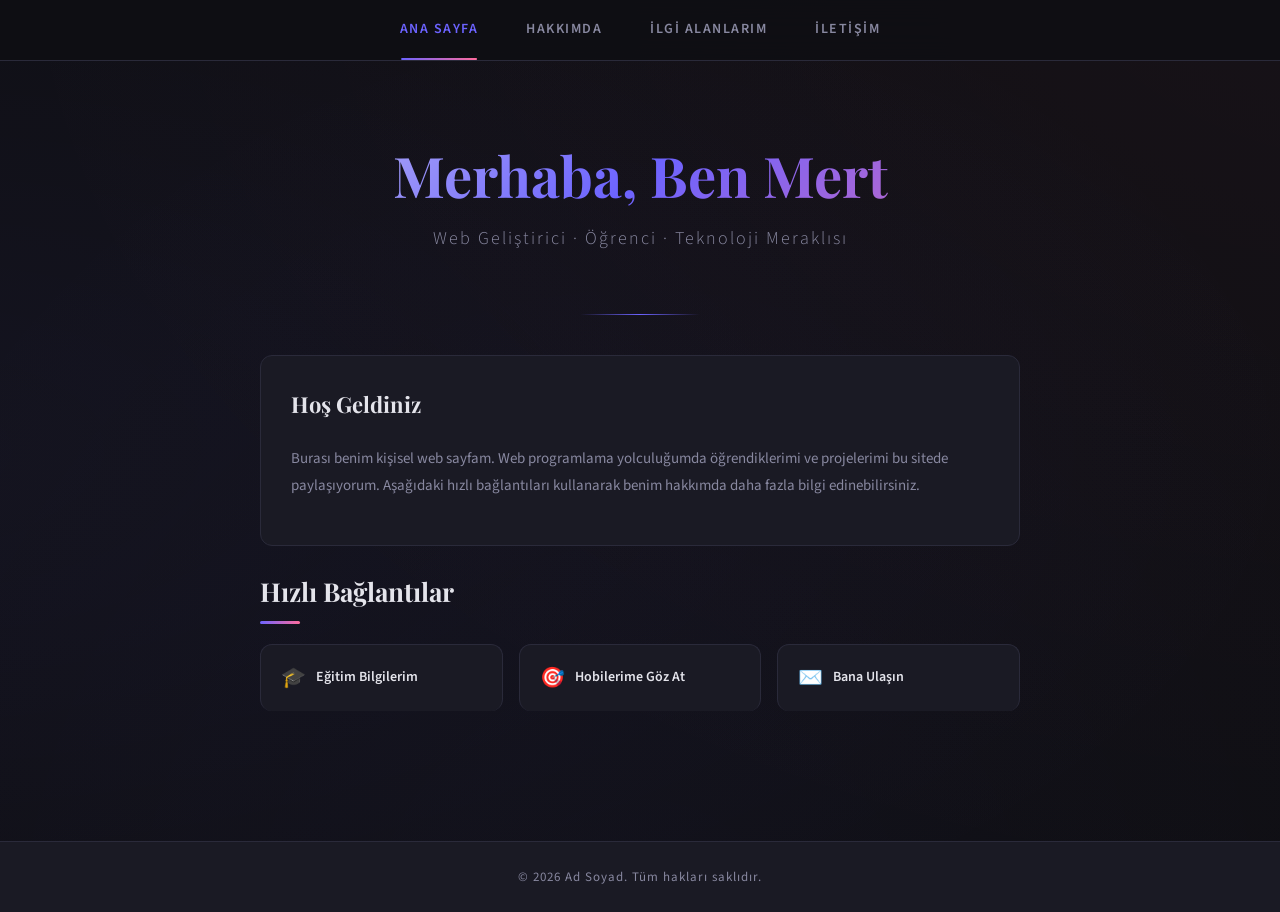
<file: index.html>
<!DOCTYPE html>
<html lang="tr">
<head>
    <meta charset="UTF-8">
    <meta name="viewport" content="width=device-width, initial-scale=1.0">
    <title>Kişisel Web Sitem</title>
    <link rel="stylesheet" href="styles/main.css">
</head>
<body>

    <nav>
        <ul>
            <li><a href="index.html" class="active">Ana Sayfa</a></li>
            <li><a href="about.html">Hakkımda</a></li>
            <li><a href="interests.html">İlgi Alanlarım</a></li>
            <li><a href="contact.html">İletişim</a></li>
        </ul>
    </nav>

    <section class="hero">
        <h1>Merhaba, Ben Mert</h1>
        <p class="subtitle">Web Geliştirici · Öğrenci · Teknoloji Meraklısı</p>
    </section>

    <main>
        <div class="card fade-in">
            <h2>Hoş Geldiniz</h2>
            <p>Burası benim kişisel web sayfam. Web programlama yolculuğumda öğrendiklerimi ve projelerimi bu sitede paylaşıyorum. Aşağıdaki hızlı bağlantıları kullanarak benim hakkımda daha fazla bilgi edinebilirsiniz.</p>
        </div>

        <h2 class="fade-in fade-in-delay-1">Hızlı Bağlantılar</h2>
        <div class="quick-links fade-in fade-in-delay-2">
            <a href="about.html#egitim">
                <span class="icon">🎓</span>
                Eğitim Bilgilerim
            </a>
            <a href="interests.html#hobiler">
                <span class="icon">🎯</span>
                Hobilerime Göz At
            </a>
            <a href="contact.html">
                <span class="icon">✉️</span>
                Bana Ulaşın
            </a>
        </div>
    </main>

    <footer>
        <p>&copy; 2026 Ad Soyad. Tüm hakları saklıdır.</p>
    </footer>

</body>
</html>
</file>
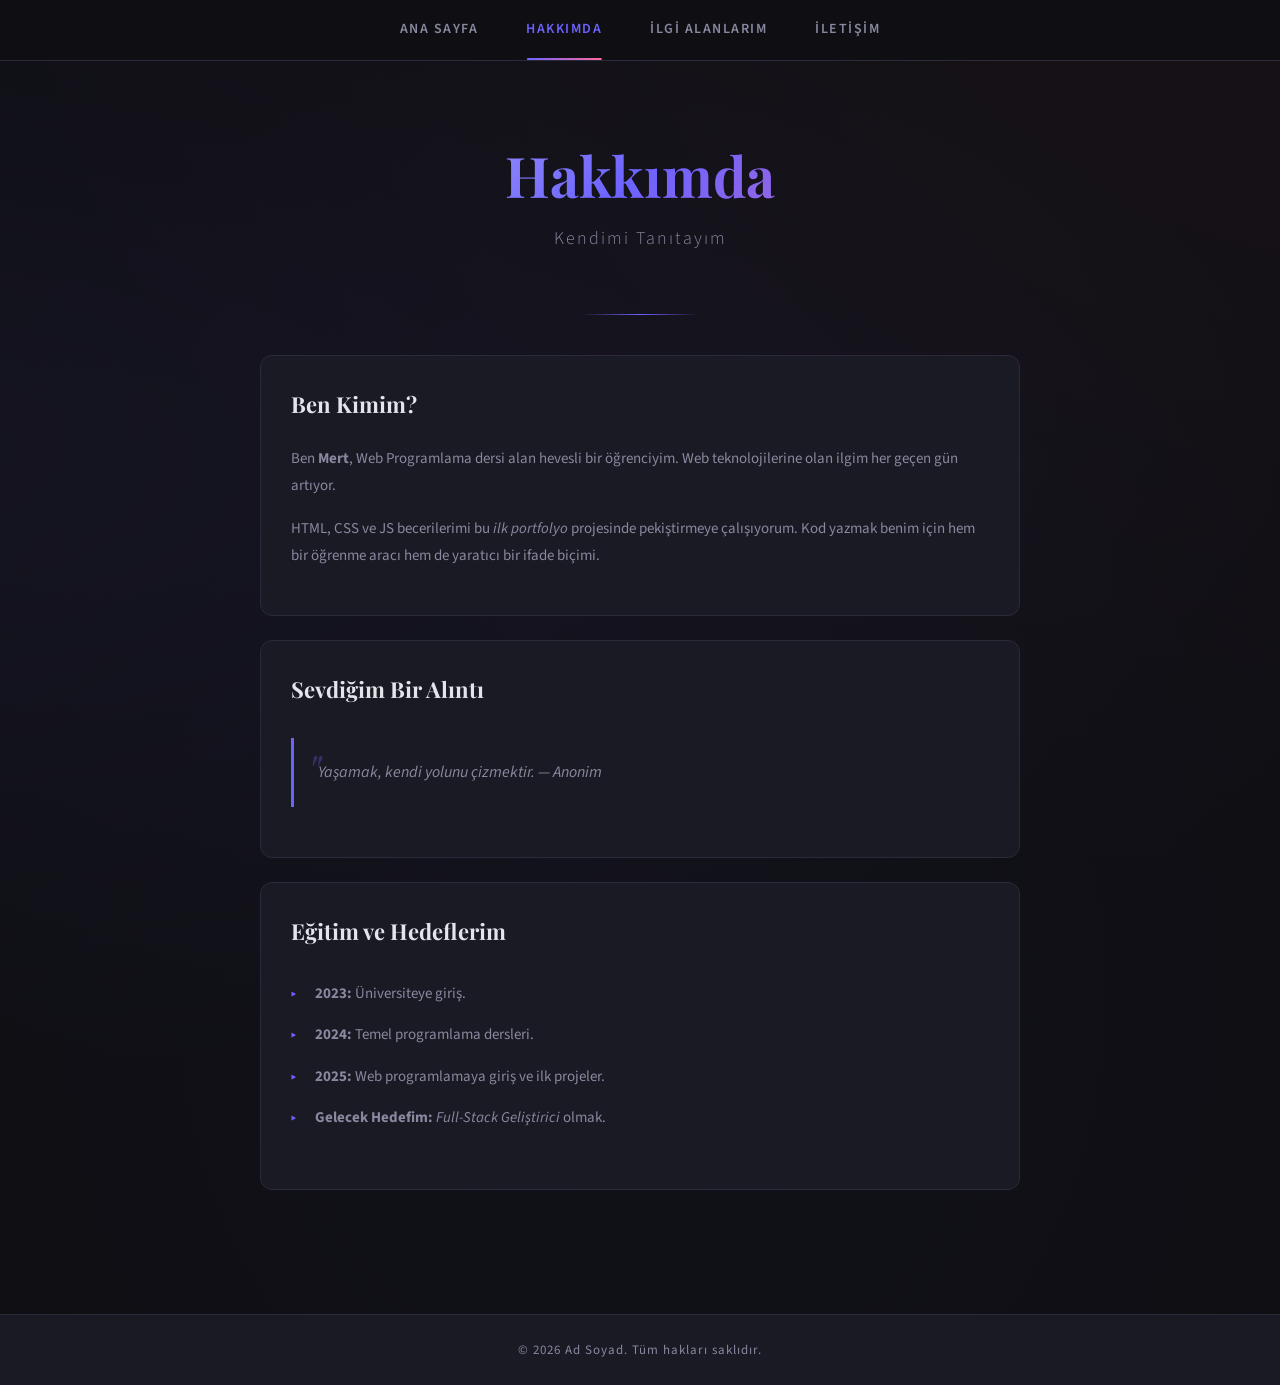
<file: about.html>
<!DOCTYPE html>
<html lang="tr">
<head>
    <meta charset="UTF-8">
    <meta name="viewport" content="width=device-width, initial-scale=1.0">
    <title>Hakkımda</title>
    <link rel="stylesheet" href="styles/main.css">
</head>
<body>

    <nav>
        <ul>
            <li><a href="index.html">Ana Sayfa</a></li>
            <li><a href="about.html" class="active">Hakkımda</a></li>
            <li><a href="interests.html">İlgi Alanlarım</a></li>
            <li><a href="contact.html">İletişim</a></li>
        </ul>
    </nav>

    <section class="hero">
        <h1>Hakkımda</h1>
        <p class="subtitle">Kendimi Tanıtayım</p>
    </section>

    <main>
        <div class="card fade-in">
            <h2>Ben Kimim?</h2>
            <p>Ben <strong>Mert</strong>, Web Programlama dersi alan hevesli bir öğrenciyim. Web teknolojilerine olan ilgim her geçen gün artıyor.</p>
            <p>HTML, CSS ve JS becerilerimi bu <em>ilk portfolyo</em> projesinde pekiştirmeye çalışıyorum. Kod yazmak benim için hem bir öğrenme aracı hem de yaratıcı bir ifade biçimi.</p>
        </div>

        <div class="card fade-in fade-in-delay-1">
            <h2>Sevdiğim Bir Alıntı</h2>
            <blockquote>
                Yaşamak, kendi yolunu çizmektir. — Anonim
            </blockquote>
        </div>

        <div class="card fade-in fade-in-delay-2" id="egitim">
            <h2>Eğitim ve Hedeflerim</h2>
            <ul>
                <li><strong>2023:</strong> Üniversiteye giriş.</li>
                <li><strong>2024:</strong> Temel programlama dersleri.</li>
                <li><strong>2025:</strong> Web programlamaya giriş ve ilk projeler.</li>
                <li><strong>Gelecek Hedefim:</strong> <em>Full-Stack Geliştirici</em> olmak.</li>
            </ul>
        </div>
    </main>

    <footer>
        <p>&copy; 2026 Ad Soyad. Tüm hakları saklıdır.</p>
    </footer>

</body>
</html>
</file>
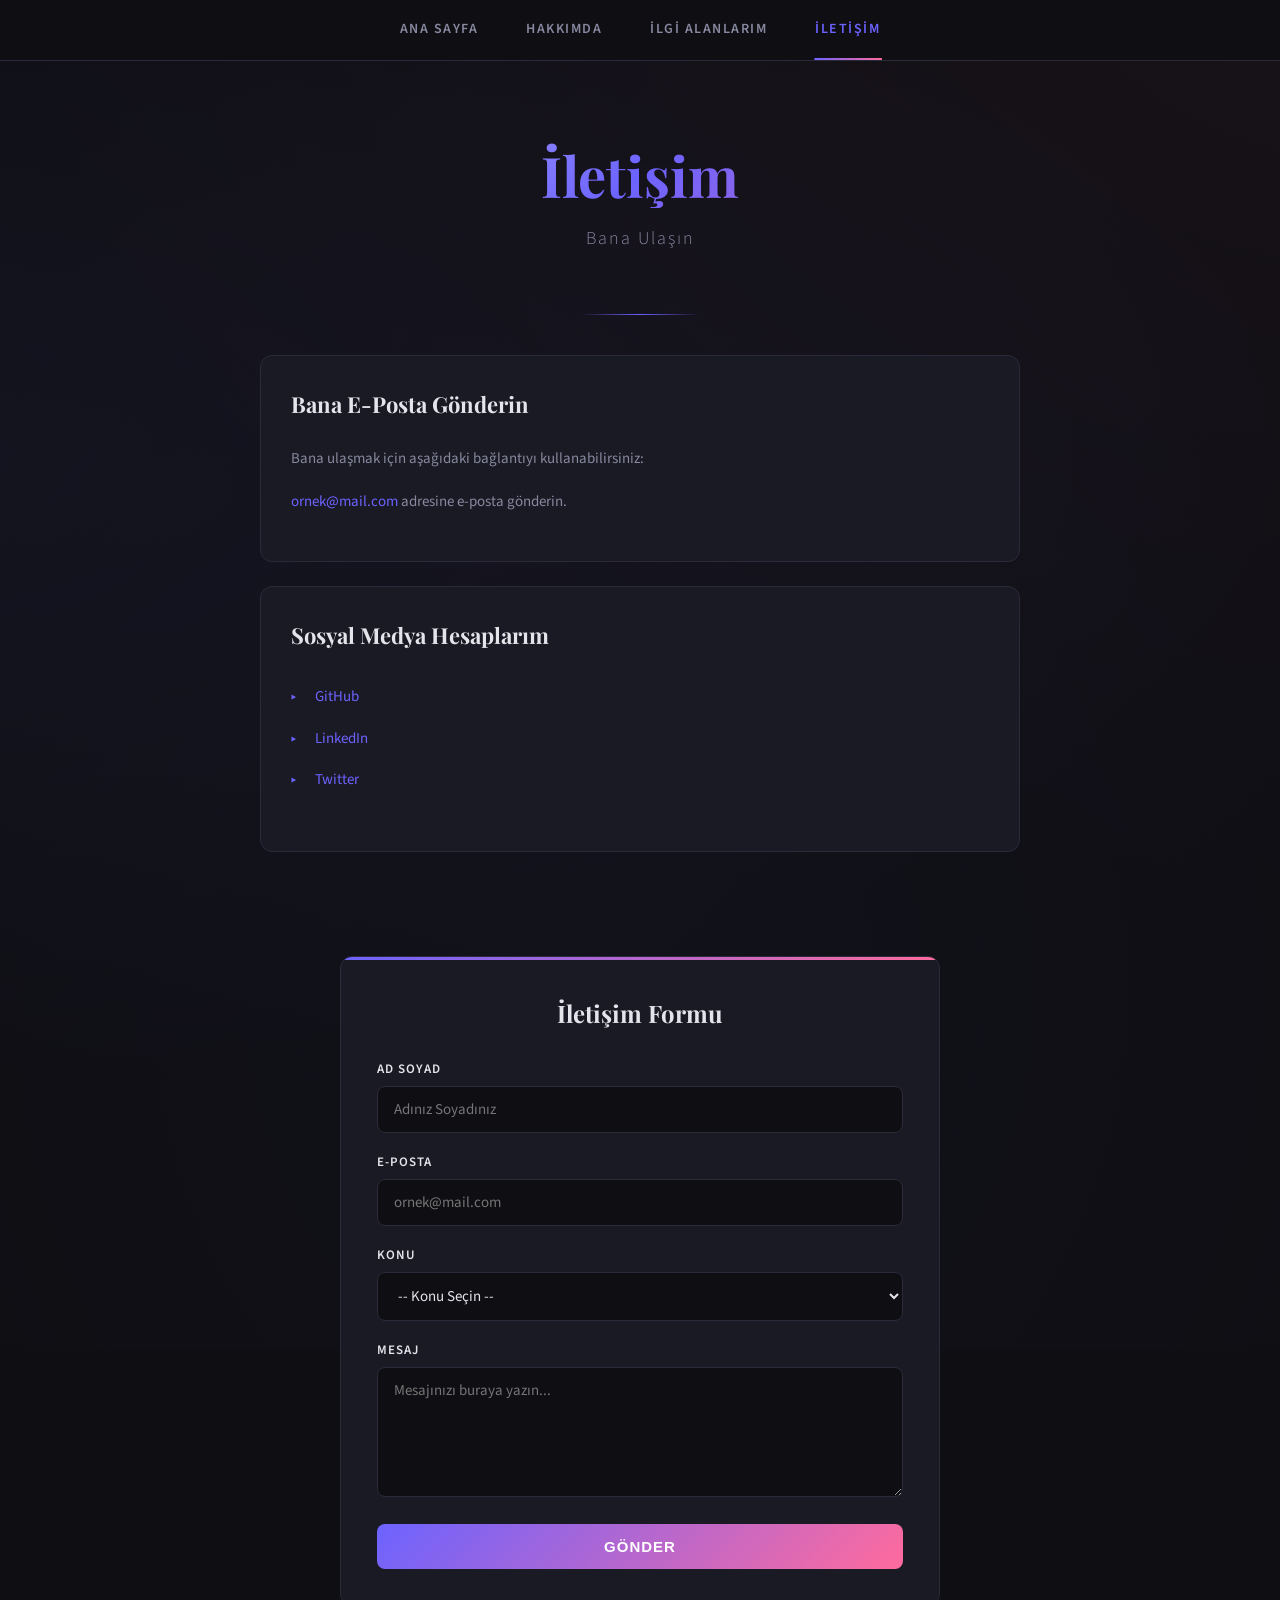
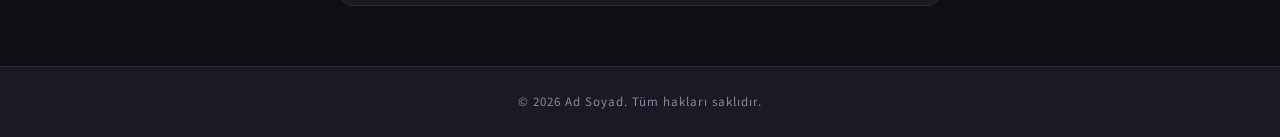
<file: contact.html>
<!DOCTYPE html>
<html lang="tr">
<head>
    <meta charset="UTF-8">
    <meta name="viewport" content="width=device-width, initial-scale=1.0">
    <title>İletişim</title>
    <link rel="stylesheet" href="styles/main.css">
</head>
<body>

    <nav>
        <ul>
            <li><a href="index.html">Ana Sayfa</a></li>
            <li><a href="about.html">Hakkımda</a></li>
            <li><a href="interests.html">İlgi Alanlarım</a></li>
            <li><a href="contact.html" class="active">İletişim</a></li>
        </ul>
    </nav>

    <section class="hero">
        <h1>İletişim</h1>
        <p class="subtitle">Bana Ulaşın</p>
    </section>

    <main>
        <div class="card fade-in">
            <h2>Bana E-Posta Gönderin</h2>
            <p>Bana ulaşmak için aşağıdaki bağlantıyı kullanabilirsiniz:</p>
            <p><a href="mailto:ornek@mail.com">ornek@mail.com</a> adresine e-posta gönderin.</p>
        </div>

        <div class="card fade-in fade-in-delay-1">
            <h2>Sosyal Medya Hesaplarım</h2>
            <ul>
                <li><a href="https://github.com/Mert-Deriner" target="_blank">GitHub</a></li>
                <li><a href="https://linkedin.com/in/ornek-kullanici" target="_blank">LinkedIn</a></li>
                <li><a href="https://twitter.com/ornek-kullanici" target="_blank">Twitter</a></li>
            </ul>
        </div>
    </main>

    <!-- İLETİŞİM FORMU (Lab 3 - Box Model) -->
    <div class="contact-container fade-in fade-in-delay-2">
        <h2>İletişim Formu</h2>
        <form>
            <label for="fullname">Ad Soyad</label>
            <input type="text" id="fullname" name="fullname" placeholder="Adınız Soyadınız">

            <label for="email">E-posta</label>
            <input type="email" id="email" name="email" placeholder="ornek@mail.com">

            <label for="subject">Konu</label>
            <select id="subject" name="subject">
                <option value="">-- Konu Seçin --</option>
                <option value="is-teklifi">İş Teklifi</option>
                <option value="soru">Soru</option>
                <option value="geri-bildirim">Geri Bildirim</option>
            </select>

            <label for="message">Mesaj</label>
            <textarea id="message" name="message" placeholder="Mesajınızı buraya yazın..."></textarea>

            <button type="submit">Gönder</button>
        </form>
    </div>

    <footer>
        <p>&copy; 2026 Ad Soyad. Tüm hakları saklıdır.</p>
    </footer>

</body>
</html>
</file>
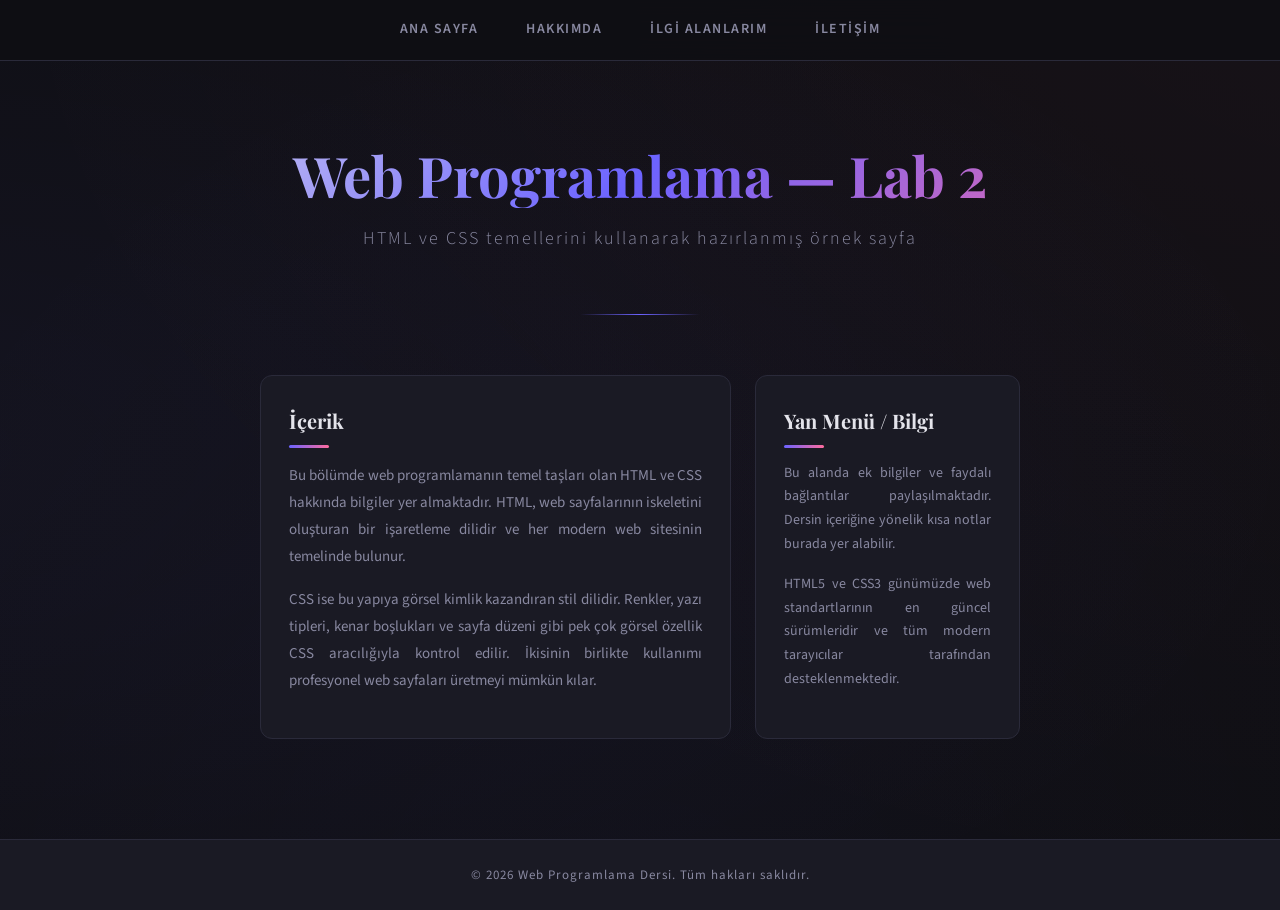
<file: lab2.html>
<!DOCTYPE html>
<html lang="tr">
<head>
    <meta charset="UTF-8">
    <meta name="viewport" content="width=device-width, initial-scale=1.0">
    <title>Lab 2 - HTML/CSS Uygulama</title>
    <link rel="stylesheet" href="styles/main.css">
</head>
<body>

    <!-- NAVİGASYON MENÜSÜ: ul > li > a yapısı, display: inline-block ile yatay -->
    <nav>
        <ul>
            <li><a href="index.html">Ana Sayfa</a></li>
            <li><a href="about.html">Hakkımda</a></li>
            <li><a href="interests.html">İlgi Alanlarım</a></li>
            <li><a href="contact.html">İletişim</a></li>
        </ul>
    </nav>

    <!-- HEADER: h1 + kısa p metni -->
    <section class="hero">
        <h1>Web Programlama — Lab 2</h1>
        <p class="subtitle">HTML ve CSS temellerini kullanarak hazırlanmış örnek sayfa</p>
    </section>

    <!-- İKİ SÜTUNLU İÇERİK -->
    <main>
        <div class="two-columns fade-in">

            <!-- SOL SÜTUN: İçerik -->
            <div class="content-col">
                <h2>İçerik</h2>
                <p>
                    Bu bölümde web programlamanın temel taşları olan HTML ve CSS hakkında
                    bilgiler yer almaktadır. HTML, web sayfalarının iskeletini oluşturan bir
                    işaretleme dilidir ve her modern web sitesinin temelinde bulunur.
                </p>
                <p>
                    CSS ise bu yapıya görsel kimlik kazandıran stil dilidir. Renkler,
                    yazı tipleri, kenar boşlukları ve sayfa düzeni gibi pek çok görsel
                    özellik CSS aracılığıyla kontrol edilir. İkisinin birlikte kullanımı
                    profesyonel web sayfaları üretmeyi mümkün kılar.
                </p>
            </div>

            <!-- SAĞ SÜTUN: Yan Menü / Bilgi -->
            <div class="sidebar-col">
                <h2>Yan Menü / Bilgi</h2>
                <p>
                    Bu alanda ek bilgiler ve faydalı bağlantılar paylaşılmaktadır.
                    Dersin içeriğine yönelik kısa notlar burada yer alabilir.
                </p>
                <p>
                    HTML5 ve CSS3 günümüzde web standartlarının en güncel sürümleridir
                    ve tüm modern tarayıcılar tarafından desteklenmektedir.
                </p>
            </div>

        </div>
    </main>

    <!-- FOOTER -->
    <footer>
        <p>&copy; 2026 Web Programlama Dersi. Tüm hakları saklıdır.</p>
    </footer>

</body>
</html>
</file>
<file: styles/main.css>
/* ==========================================
   GLOBAL RESET & VARIABLES
   ========================================== */
@import url('https://fonts.googleapis.com/css2?family=Playfair+Display:wght@400;700&family=Source+Sans+3:wght@300;400;600;700&display=swap');

:root {
    --color-bg: #0f0f13;
    --color-surface: #1a1a24;
    --color-surface-hover: #22222f;
    --color-accent: #6c63ff;
    --color-accent-glow: rgba(108, 99, 255, 0.3);
    --color-accent-2: #ff6b9d;
    --color-text: #e4e4eb;
    --color-text-muted: #8888a0;
    --color-border: #2a2a3a;
    --font-display: 'Playfair Display', Georgia, serif;
    --font-body: 'Source Sans 3', sans-serif;
    --radius: 12px;
    --transition: 0.3s cubic-bezier(0.4, 0, 0.2, 1);
}

* {
    margin: 0;
    padding: 0;
    box-sizing: border-box;
}

html {
    scroll-behavior: smooth;
}

body {
    font-family: var(--font-body);
    background-color: var(--color-bg);
    color: var(--color-text);
    line-height: 1.7;
    min-height: 100vh;
    overflow-x: hidden;
}

/* ==========================================
   BACKGROUND ATMOSPHERE
   ========================================== */
body::before {
    content: '';
    position: fixed;
    top: -50%;
    left: -50%;
    width: 200%;
    height: 200%;
    background: radial-gradient(ellipse at 20% 50%, rgba(108, 99, 255, 0.06) 0%, transparent 50%),
                radial-gradient(ellipse at 80% 20%, rgba(255, 107, 157, 0.04) 0%, transparent 50%),
                radial-gradient(ellipse at 50% 80%, rgba(108, 99, 255, 0.03) 0%, transparent 50%);
    z-index: -1;
    animation: atmosphereShift 20s ease-in-out infinite alternate;
}

@keyframes atmosphereShift {
    0% { transform: translate(0, 0) rotate(0deg); }
    100% { transform: translate(-2%, -1%) rotate(1deg); }
}

/* ==========================================
   NAVİGASYON
   ========================================== */
nav {
    position: sticky;
    top: 0;
    z-index: 100;
    background: rgba(15, 15, 19, 0.85);
    backdrop-filter: blur(20px);
    -webkit-backdrop-filter: blur(20px);
    border-bottom: 1px solid var(--color-border);
    padding: 0 20px;
}

nav ul {
    list-style: none;
    display: flex;
    justify-content: center;
    gap: 0;
    max-width: 900px;
    margin: 0 auto;
}

nav ul li {
    display: inline-block;
}

nav a {
    display: inline-block;
    color: var(--color-text-muted);
    text-decoration: none;
    padding: 18px 24px;
    font-size: 14px;
    font-weight: 600;
    letter-spacing: 1.5px;
    text-transform: uppercase;
    transition: var(--transition);
    position: relative;
}

nav a::after {
    content: '';
    position: absolute;
    bottom: 0;
    left: 50%;
    transform: translateX(-50%);
    width: 0;
    height: 2px;
    background: linear-gradient(90deg, var(--color-accent), var(--color-accent-2));
    transition: width var(--transition);
    border-radius: 2px;
}

nav a:hover {
    color: var(--color-text);
}

nav a:hover::after {
    width: 60%;
}

nav a.active {
    color: var(--color-accent);
}

nav a.active::after {
    width: 60%;
}

/* ==========================================
   HEADER / HERO
   ========================================== */
.hero {
    text-align: center;
    padding: 80px 20px 60px;
    position: relative;
}

.hero::after {
    content: '';
    position: absolute;
    bottom: 0;
    left: 50%;
    transform: translateX(-50%);
    width: 120px;
    height: 1px;
    background: linear-gradient(90deg, transparent, var(--color-accent), transparent);
}

.hero h1 {
    font-family: var(--font-display);
    font-size: clamp(36px, 6vw, 56px);
    font-weight: 700;
    line-height: 1.2;
    margin-bottom: 16px;
    background: linear-gradient(135deg, var(--color-text) 0%, var(--color-accent) 50%, var(--color-accent-2) 100%);
    -webkit-background-clip: text;
    -webkit-text-fill-color: transparent;
    background-clip: text;
    animation: fadeInUp 0.8s ease-out;
}

.hero .subtitle {
    font-size: 18px;
    color: var(--color-text-muted);
    font-weight: 300;
    letter-spacing: 2px;
    animation: fadeInUp 0.8s ease-out 0.2s both;
}

@keyframes fadeInUp {
    from {
        opacity: 0;
        transform: translateY(20px);
    }
    to {
        opacity: 1;
        transform: translateY(0);
    }
}

/* ==========================================
   ANA İÇERİK
   ========================================== */
main {
    max-width: 800px;
    margin: 0 auto;
    padding: 40px 20px;
}

main h2 {
    font-family: var(--font-display);
    font-size: 26px;
    margin-bottom: 16px;
    color: var(--color-text);
    position: relative;
    padding-bottom: 10px;
}

main h2::after {
    content: '';
    position: absolute;
    bottom: 0;
    left: 0;
    width: 40px;
    height: 3px;
    background: linear-gradient(90deg, var(--color-accent), var(--color-accent-2));
    border-radius: 2px;
}

main p {
    font-size: 16px;
    color: var(--color-text-muted);
    margin-bottom: 16px;
    line-height: 1.8;
}

main a {
    color: var(--color-accent);
    text-decoration: none;
    transition: var(--transition);
    border-bottom: 1px solid transparent;
}

main a:hover {
    color: var(--color-accent-2);
    border-bottom-color: var(--color-accent-2);
}

/* ==========================================
   KARTLAR / BÖLÜMLER
   ========================================== */
.card {
    background: var(--color-surface);
    border: 1px solid var(--color-border);
    border-radius: var(--radius);
    padding: 30px;
    margin-bottom: 24px;
    transition: var(--transition);
    position: relative;
    overflow: hidden;
}

.card::before {
    content: '';
    position: absolute;
    top: 0;
    left: 0;
    width: 100%;
    height: 3px;
    background: linear-gradient(90deg, var(--color-accent), var(--color-accent-2));
    opacity: 0;
    transition: var(--transition);
}

.card:hover {
    border-color: var(--color-accent);
    transform: translateY(-2px);
    box-shadow: 0 8px 32px var(--color-accent-glow);
}

.card:hover::before {
    opacity: 1;
}

.card h2 {
    font-family: var(--font-display);
    font-size: 22px;
    margin-bottom: 12px;
}

.card h2::after {
    display: none;
}

.card p {
    font-size: 15px;
    line-height: 1.8;
}

/* ==========================================
   LİSTELER
   ========================================== */
main ul, main ol {
    padding-left: 0;
    list-style: none;
    margin-bottom: 20px;
}

main ul li, main ol li {
    padding: 8px 0 8px 24px;
    position: relative;
    color: var(--color-text-muted);
    font-size: 15px;
    transition: var(--transition);
}

main ul li::before {
    content: '▸';
    position: absolute;
    left: 0;
    color: var(--color-accent);
    font-weight: bold;
}

main ol {
    counter-reset: custom-counter;
}

main ol li {
    counter-increment: custom-counter;
}

main ol li::before {
    content: counter(custom-counter);
    position: absolute;
    left: 0;
    color: var(--color-accent);
    font-weight: 700;
    font-size: 13px;
    background: rgba(108, 99, 255, 0.1);
    width: 20px;
    height: 20px;
    border-radius: 50%;
    display: flex;
    align-items: center;
    justify-content: center;
    top: 10px;
}

/* Tanım Listesi */
main dl {
    margin-bottom: 20px;
}

main dt {
    font-weight: 700;
    color: var(--color-accent);
    font-size: 16px;
    margin-bottom: 4px;
    margin-top: 12px;
}

main dd {
    color: var(--color-text-muted);
    font-size: 15px;
    padding-left: 16px;
    border-left: 2px solid var(--color-border);
    margin-bottom: 8px;
    line-height: 1.7;
}

/* ==========================================
   HIZLI BAĞLANTILAR (Grid)
   ========================================== */
.quick-links {
    display: grid;
    grid-template-columns: repeat(auto-fit, minmax(200px, 1fr));
    gap: 16px;
    margin-top: 20px;
    margin-bottom: 30px;
}

.quick-links a {
    display: flex;
    align-items: center;
    gap: 10px;
    padding: 16px 20px;
    background: var(--color-surface);
    border: 1px solid var(--color-border);
    border-radius: var(--radius);
    color: var(--color-text);
    font-size: 14px;
    font-weight: 600;
    text-decoration: none;
    transition: var(--transition);
    border-bottom: none;
}

.quick-links a:hover {
    border-color: var(--color-accent);
    background: var(--color-surface-hover);
    transform: translateY(-2px);
    box-shadow: 0 4px 16px var(--color-accent-glow);
}

.quick-links a .icon {
    font-size: 20px;
}

/* ==========================================
   BLOCKQUOTE
   ========================================== */
blockquote {
    border-left: 3px solid var(--color-accent);
    background: var(--color-surface);
    padding: 20px 24px;
    margin: 20px 0;
    border-radius: 0 var(--radius) var(--radius) 0;
    font-style: italic;
    color: var(--color-text-muted);
    font-size: 16px;
    line-height: 1.8;
    position: relative;
}

blockquote::before {
    content: '"';
    position: absolute;
    top: -10px;
    left: 12px;
    font-size: 48px;
    color: var(--color-accent);
    opacity: 0.3;
    font-family: var(--font-display);
}

/* ==========================================
   İKİ SÜTUNLU DÜZEN (Lab 2)
   ========================================== */
.two-columns {
    display: flex;
    gap: 24px;
    margin-top: 20px;
}

.two-columns .content-col {
    flex: 2;
    background: var(--color-surface);
    border: 1px solid var(--color-border);
    border-radius: var(--radius);
    padding: 28px;
}

.two-columns .sidebar-col {
    flex: 1;
    background: var(--color-surface);
    border: 1px solid var(--color-border);
    border-radius: var(--radius);
    padding: 28px;
}

.two-columns h2 {
    font-family: var(--font-display);
    font-size: 20px;
    margin-bottom: 14px;
}

.two-columns p {
    font-size: 15px;
    color: var(--color-text-muted);
    line-height: 1.8;
    text-align: justify;
}

/* HİYERARŞİK SEÇİCİ: .content-col p */
.content-col p {
    color: var(--color-text-muted);
    font-size: 15px;
    line-height: 1.8;
}

/* HİYERARŞİK SEÇİCİ: .sidebar-col p */
.sidebar-col p {
    color: var(--color-text-muted);
    font-size: 14px;
    line-height: 1.7;
}

/* ==========================================
   İLETİŞİM FORMU (Lab 3)
   ========================================== */
.contact-container {
    width: 600px;
    max-width: 100%;
    margin: 40px auto;
    padding: 36px;
    background: var(--color-surface);
    border: 1px solid var(--color-border);
    border-radius: var(--radius);
    position: relative;
    overflow: hidden;
}

.contact-container::before {
    content: '';
    position: absolute;
    top: 0;
    left: 0;
    width: 100%;
    height: 3px;
    background: linear-gradient(90deg, var(--color-accent), var(--color-accent-2));
}

.contact-container h2 {
    text-align: center;
    font-family: var(--font-display);
    color: var(--color-text);
    margin-bottom: 24px;
    font-size: 24px;
}

.contact-container h2::after {
    display: none;
}

.contact-container label {
    display: block;
    font-weight: 600;
    margin-bottom: 6px;
    color: var(--color-text);
    font-size: 13px;
    letter-spacing: 1px;
    text-transform: uppercase;
}

/* Çoklu seçici: input, select, textarea */
input, select, textarea {
    width: 100%;
    padding: 12px 16px;
    margin-bottom: 18px;
    border: 1px solid var(--color-border);
    border-radius: 8px;
    font-size: 15px;
    font-family: var(--font-body);
    background: var(--color-bg);
    color: var(--color-text);
    transition: var(--transition);
}

input:focus, select:focus, textarea:focus {
    outline: none;
    border-color: var(--color-accent);
    box-shadow: 0 0 0 3px var(--color-accent-glow);
}

textarea {
    height: 130px;
    resize: vertical;
}

button[type="submit"] {
    background: linear-gradient(135deg, var(--color-accent), var(--color-accent-2));
    color: #fff;
    border: none;
    padding: 14px 32px;
    font-size: 15px;
    font-weight: 700;
    letter-spacing: 1px;
    text-transform: uppercase;
    border-radius: 8px;
    cursor: pointer;
    width: 100%;
    transition: var(--transition);
}

button[type="submit"]:hover {
    transform: translateY(-2px);
    box-shadow: 0 8px 24px var(--color-accent-glow);
}

/* ==========================================
   ZİYARETÇİ LİSTESİ / İLGİ ALANLARI
   ========================================== */
.interests-grid {
    display: grid;
    grid-template-columns: 1fr;
    gap: 20px;
    margin-top: 20px;
}

/* ==========================================
   FOOTER
   ========================================== */
footer {
    background: var(--color-surface);
    border-top: 1px solid var(--color-border);
    text-align: center;
    padding: 24px 20px;
    margin-top: 60px;
}

footer p {
    font-size: 13px;
    color: var(--color-text-muted);
    letter-spacing: 1px;
}

/* ==========================================
   ANİMASYONLAR
   ========================================== */
.fade-in {
    animation: fadeInUp 0.6s ease-out both;
}

.fade-in-delay-1 { animation-delay: 0.1s; }
.fade-in-delay-2 { animation-delay: 0.2s; }
.fade-in-delay-3 { animation-delay: 0.3s; }
.fade-in-delay-4 { animation-delay: 0.4s; }

/* ==========================================
   RESPONSIVE
   ========================================== */
@media (max-width: 768px) {
    nav ul {
        flex-wrap: wrap;
        justify-content: center;
    }

    nav a {
        padding: 14px 16px;
        font-size: 12px;
    }

    .hero {
        padding: 50px 20px 40px;
    }

    .two-columns {
        flex-direction: column;
    }

    .quick-links {
        grid-template-columns: 1fr;
    }

    .contact-container {
        padding: 24px;
    }
}
</file>
